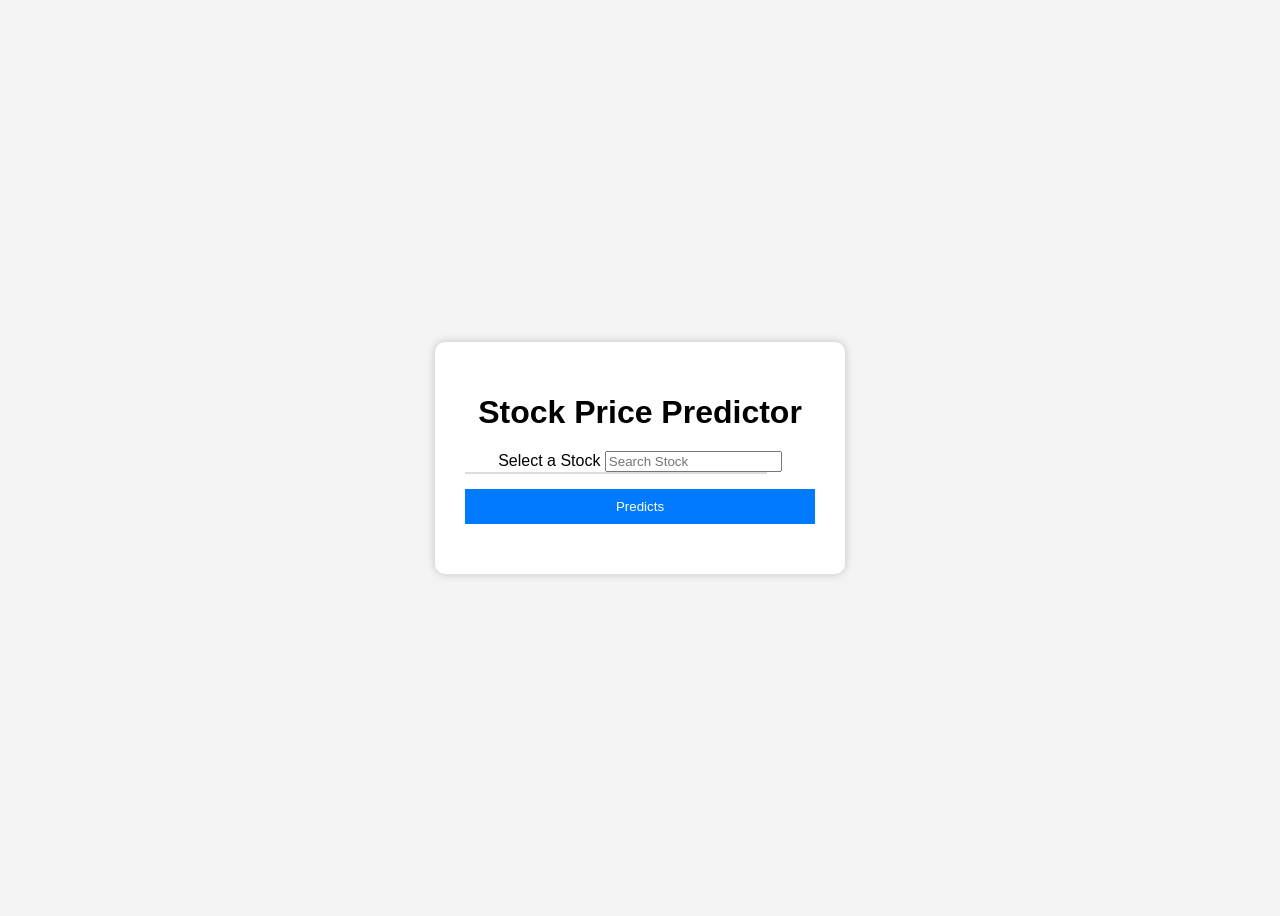
<file: index.html>
<!DOCTYPE html>
<html>
<head>
    <title>Stock Predictor</title>
    <link rel="stylesheet" href="style.css">
</head>
<body>

    <div class="container">
        <h1>Stock Price Predictor</h1>

        <label>Select a Stock</label>

        <input type="text" id="stockInput" placeholder="Search Stock">
        <div id="suggestions"></div>

        <button onclick="selectStock()">
            Predicts
        </button>

        <div id="result"></div>
    </div>

    <script src="script.js"></script>

</body>
</html>
</file>
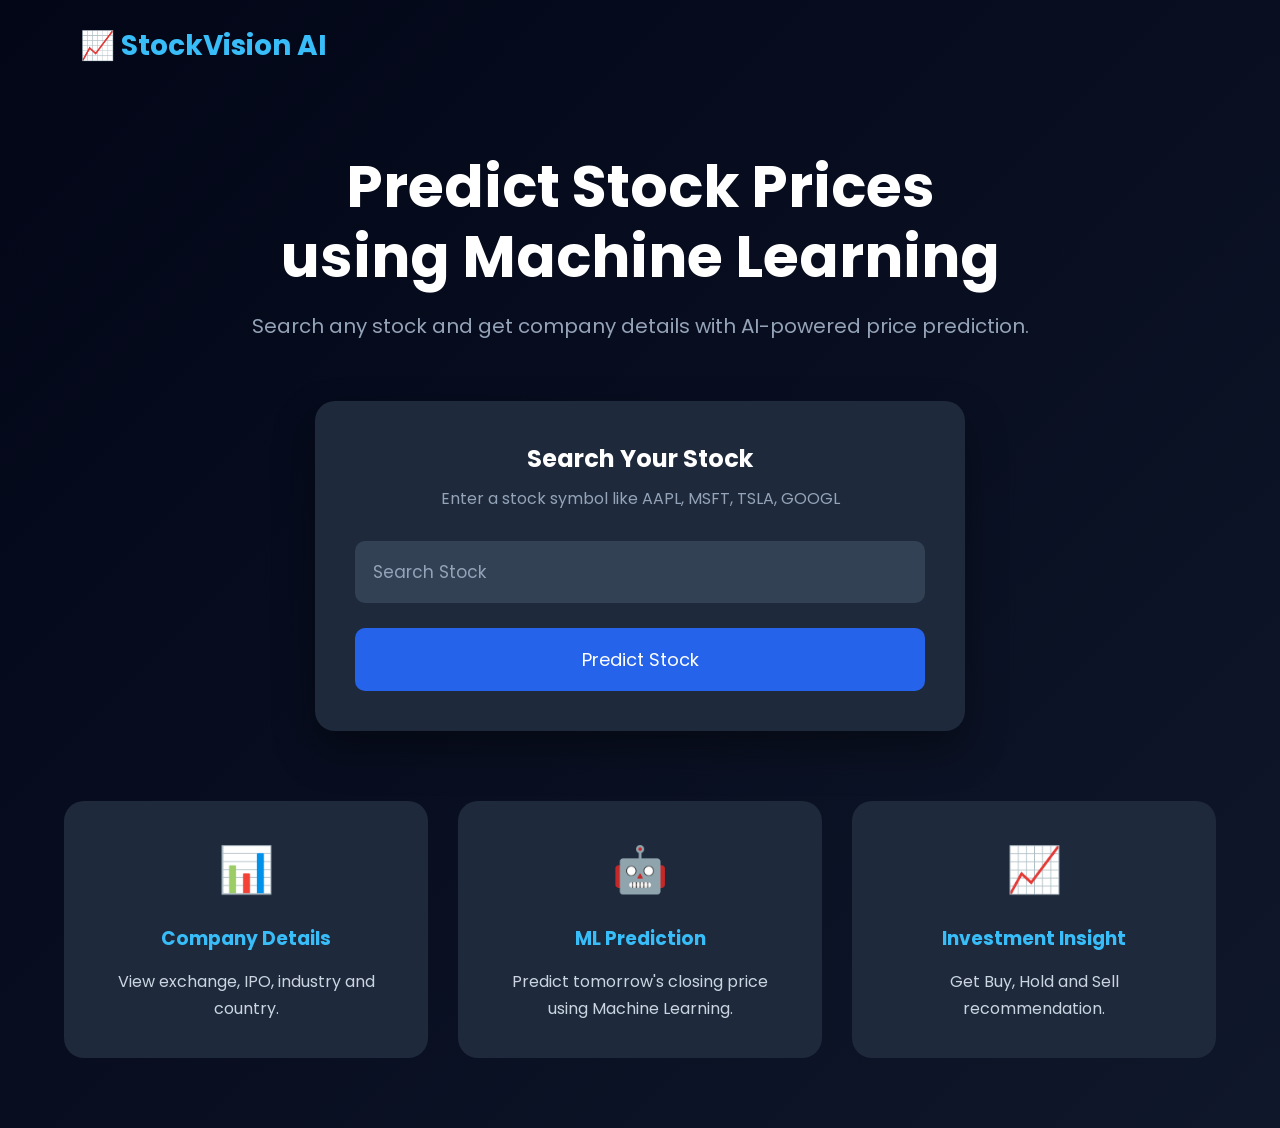
<file: frontend/index.html>
<!DOCTYPE html>
<html lang="en">

<head>
    <meta charset="UTF-8">
    <meta name="viewport" content="width=device-width, initial-scale=1.0">

    <title>StockVision AI</title>

    <link rel="preconnect" href="https://fonts.googleapis.com">
    <link rel="preconnect" href="https://fonts.gstatic.com" crossorigin>

    <link href="https://fonts.googleapis.com/css2?family=Poppins:wght@300;400;500;600;700&display=swap" rel="stylesheet">

    <link rel="stylesheet" href="style.css">
</head>

<body>

<nav>

    <div class="logo">

        📈 StockVision AI

    </div>

</nav>

<section class="hero">

    <h1>

        Predict Stock Prices <br>

        using Machine Learning

    </h1>

    <p>

        Search any stock and get company details with AI-powered price prediction.

    </p>

</section>

<section class="search-section">

    <div class="search-card">

        <h2>Search Your Stock</h2>

        <p>Enter a stock symbol like AAPL, MSFT, TSLA, GOOGL</p>

        <input
            type="text"
            id="stockInput"
            placeholder="Search Stock">

        <div id="suggestions"></div>

        <button onclick="selectStock()">

            Predict Stock

        </button>

    </div>

</section>

<section class="features">

    <div class="feature">

        <div class="icon">📊</div>

        <h3>Company Details</h3>

        <p>

            View exchange, IPO, industry and country.

        </p>

    </div>

    <div class="feature">

        <div class="icon">🤖</div>

        <h3>ML Prediction</h3>

        <p>

            Predict tomorrow's closing price using Machine Learning.

        </p>

    </div>

    <div class="feature">

        <div class="icon">📈</div>

        <h3>Investment Insight</h3>

        <p>

            Get Buy, Hold and Sell recommendation.

        </p>

    </div>

</section>

<script src="script.js"></script>

</body>

</html>
</file>
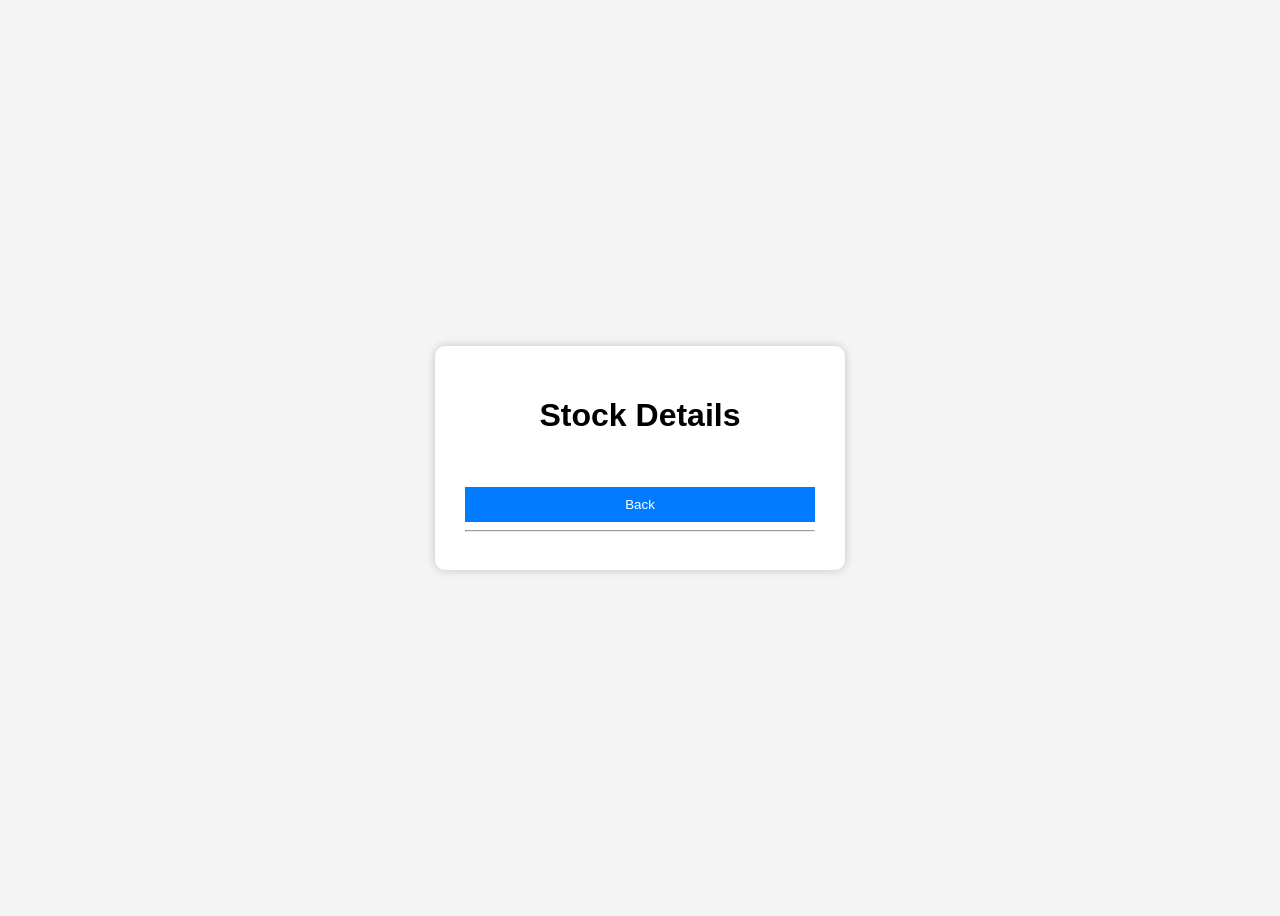
<file: stock.html>
<!DOCTYPE html>
<html>
<head>
    <title>Stock Details</title>
    <link rel="stylesheet" href="style.css">
</head>

<body>

<div class="container">

    <h1>Stock Details</h1>

    <div id="companyInfo"></div>

    <br>

    <button onclick="window.location.href='index.html'">
        Back
    </button>
    <div id="companyInfo"></div>

<hr>

<div id="prediction"></div>

<script src="stock.js"></script>

</div>


</body>
</html>
</file>
<file: style.css>
body{
    font-family: Arial, sans-serif;
    background:#f4f4f4;
    display:flex;
    justify-content:center;
    align-items:center;
    height:100vh;
}

.container{
    background:white;
    padding:30px;
    border-radius:10px;
    width:350px;
    text-align:center;
    box-shadow:0 0 10px rgba(0,0,0,0.2);
}

h1{
    margin-bottom:20px;
}

select{
    width:100%;
    padding:10px;
    margin-top:10px;
}

button{
    width:100%;
    padding:10px;
    margin-top:15px;
    background:#007bff;
    color:white;
    border:none;
    cursor:pointer;
}

button:hover{
    background:#0056b3;
}

#result{
    margin-top:20px;
    font-size:18px;
    font-weight:bold;
}
#suggestions{
    width:300px;
    border:1px solid #ddd;
}

.stock-item{
    padding:10px;
    cursor:pointer;
}

.stock-item:hover{
    background:#f0f0f0;
}
</file>
<file: frontend/style.css>
*{
    margin:0;
    padding:0;
    box-sizing:border-box;
    font-family:'Poppins',sans-serif;
}

body{

    background:linear-gradient(135deg,#020617,#0f172a);

    color:white;

    min-height:100vh;

}

/* Navigation */

nav{

    width:100%;

    padding:25px 80px;

    display:flex;

    justify-content:space-between;

    align-items:center;

}

.logo{

    font-size:28px;

    font-weight:700;

    color:#38bdf8;

}

/* Hero */

.hero{

    text-align:center;

    margin-top:60px;

}

.hero h1{

    font-size:58px;

    line-height:1.2;

    margin-bottom:20px;

}

.hero p{

    font-size:20px;

    color:#94a3b8;

}

/* Search */

.search-section{

    display:flex;

    justify-content:center;

    margin-top:60px;

}

.search-card{

    width:650px;

    background:#1e293b;

    padding:40px;

    border-radius:20px;

    box-shadow:0 20px 40px rgba(0,0,0,.35);

}

.search-card h2{

    text-align:center;

    margin-bottom:10px;

}

.search-card p{

    text-align:center;

    color:#94a3b8;

    margin-bottom:30px;

}

#stockInput{

    width:100%;

    padding:18px;

    font-size:17px;

    border:none;

    border-radius:10px;

    outline:none;

    background:#334155;

    color:white;

}

#stockInput::placeholder{

    color:#94a3b8;

}

#suggestions{

    width:100%;

    background:#334155;

    border-radius:0 0 10px 10px;

    overflow:hidden;

}

.stock-item{

    padding:14px;

    cursor:pointer;

    transition:.3s;

}

.stock-item:hover{

    background:#2563eb;

}

button{

    width:100%;

    padding:18px;

    margin-top:25px;

    border:none;

    border-radius:10px;

    background:#2563eb;

    color:white;

    font-size:18px;

    cursor:pointer;

    transition:.3s;

}

button:hover{

    background:#1d4ed8;

    transform:translateY(-3px);

}

/* Features */

.features{

    width:90%;

    max-width:1200px;

    margin:70px auto;

    display:grid;

    grid-template-columns:repeat(auto-fit,minmax(250px,1fr));

    gap:30px;

}

.feature{

    background:#1e293b;

    padding:35px;

    border-radius:20px;

    text-align:center;

    transition:.3s;

}

.feature:hover{

    transform:translateY(-10px);

}

.icon{

    font-size:45px;

    margin-bottom:20px;

}

.feature h3{

    margin-bottom:15px;

    color:#38bdf8;

}

.feature p{

    color:#cbd5e1;

    line-height:1.7;

}

/* Mobile */

@media(max-width:768px){

nav{

    padding:20px;

}

.hero h1{

    font-size:36px;

}

.hero p{

    padding:0 20px;

    font-size:16px;

}

.search-card{

    width:90%;

    padding:25px;

}

.features{

    margin-top:50px;

}

}

.summary-table{

    width:100%;

    border-collapse:collapse;

    margin-top:20px;

}

.summary-table td{

    padding:18px;

    border-bottom:1px solid rgba(255,255,255,.08);

    font-size:18px;

}

.summary-table td:first-child{

    color:#94a3b8;

    font-weight:600;

}

.summary-table td:last-child{

    text-align:right;

    font-weight:bold;

    color:#38bdf8;

}
</file>
